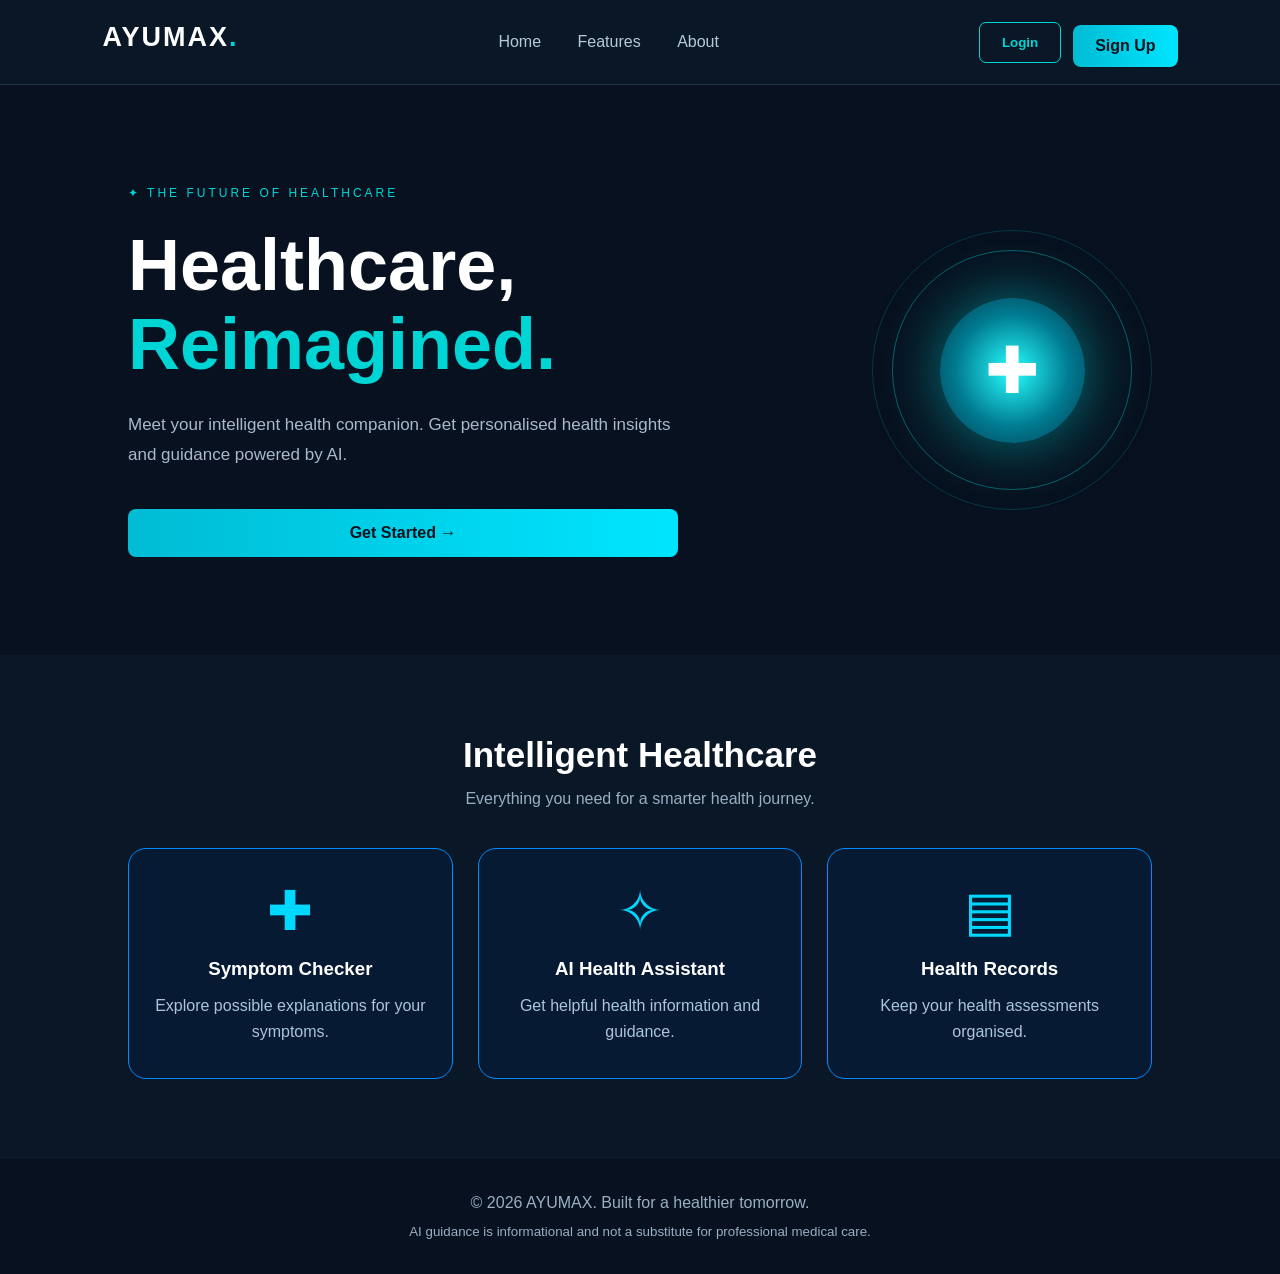
<file: index.html>
<!DOCTYPE html>
<html lang="en">
<head>
    <meta charset="UTF-8">
    <meta name="viewport" content="width=device-width, initial-scale=1.0">
    <title>AYUMAX | AI Healthcare</title>
    <link rel="stylesheet" href="style.css">
</head>
<body>

    <header>
        <div class="logo">AYUMAX<span>.</span></div>

        <nav>
            <a href="index.html">Home</a>
            <a href="#features">Features</a>
            <a href="#about">About</a>
        </nav>

        <div class="nav-actions">
            <button class="nav-btn"
                onclick="location.href='login.html'">
                Login
            </button>

            <button class="primary-btn"
                onclick="location.href='signup.html'">
                Sign Up
            </button>
        </div>
    </header>

    <section class="hero">
        <div class="hero-content">
            <span class="tag">✦ THE FUTURE OF HEALTHCARE</span>

            <h1>
                Healthcare,<br>
                <span>Reimagined.</span>
            </h1>

            <p>
                Meet your intelligent health companion.
                Get personalised health insights and
                guidance powered by AI.
            </p>

            <button class="primary-btn"
                onclick="location.href='signup.html'">
                Get Started →
            </button>
        </div>

        <div class="hero-visual">
            <div class="orb">✚</div>
            <div class="orbit orbit-one"></div>
            <div class="orbit orbit-two"></div>
        </div>
    </section>

    <section class="features" id="features">
        <h2>Intelligent Healthcare</h2>

        <p class="section-subtitle">
            Everything you need for a smarter health journey.
        </p>

        <div class="feature-grid">

            <div class="feature-card">
                <div class="feature-icon">✚</div>
                <h3>Symptom Checker</h3>
                <p>Explore possible explanations for your symptoms.</p>
            </div>

            <div class="feature-card">
                <div class="feature-icon">✧</div>
                <h3>AI Health Assistant</h3>
                <p>Get helpful health information and guidance.</p>
            </div>

            <div class="feature-card">
                <div class="feature-icon">▤</div>
                <h3>Health Records</h3>
                <p>Keep your health assessments organised.</p>
            </div>

        </div>
    </section>

    <footer id="about">
        <p>© 2026 AYUMAX. Built for a healthier tomorrow.</p>
        <small>
            AI guidance is informational and not a substitute
            for professional medical care.
        </small>
    </footer>

    <script src="script.js"></script>
</body>
</html>
</file>
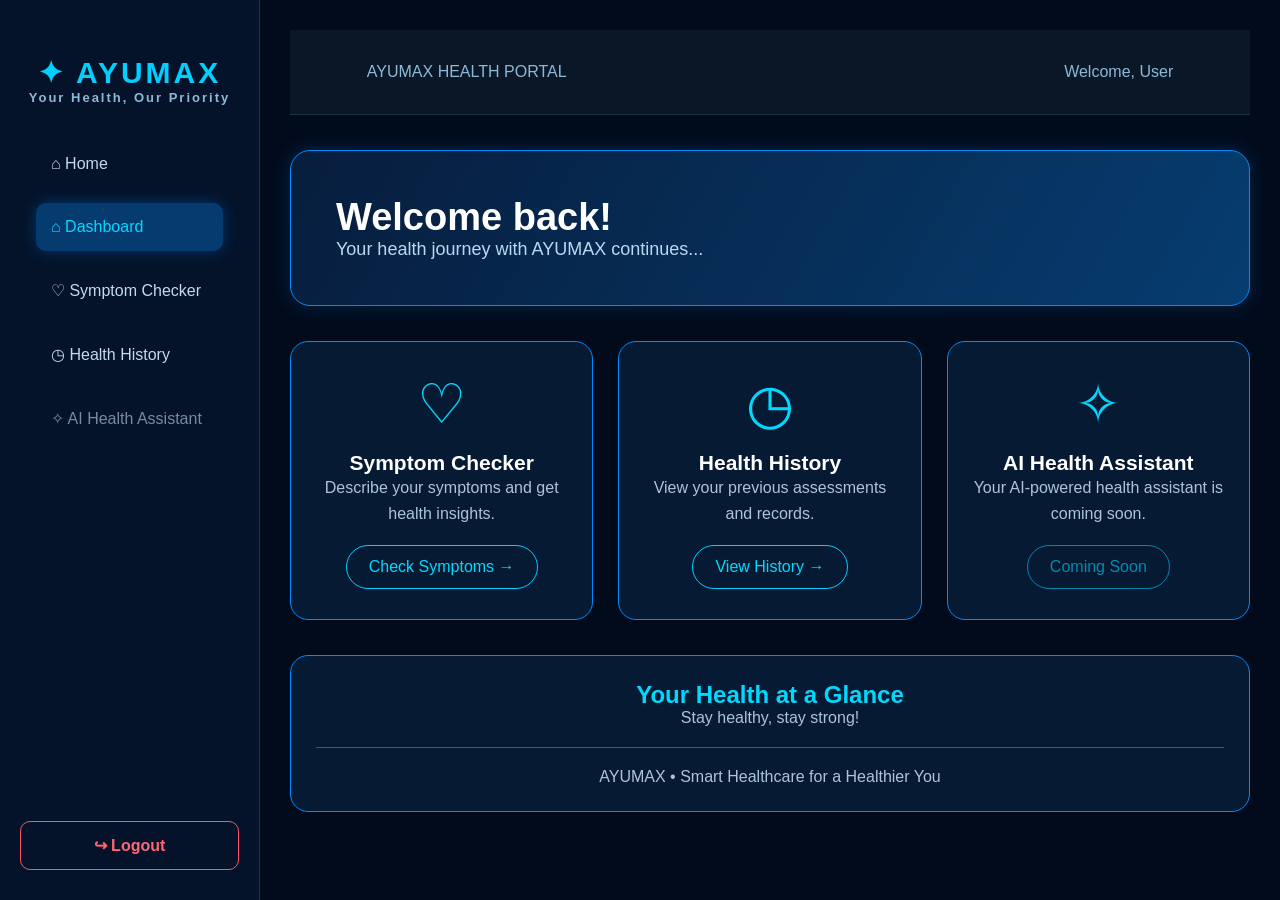
<file: dashboard.html>
<!DOCTYPE html>
<html lang="en">
<head>
    <meta charset="UTF-8">
    <meta name="viewport" content="width=device-width, initial-scale=1.0">
    <title>AYUMAX | Dashboard</title>
    <link rel="stylesheet" href="style.css">
</head>

<body>

    <div class="dashboard">

        <!-- Sidebar -->
        <aside class="sidebar">

        <div class="logo">      
                <h1>✦ AYUMAX</h1>
                <p>Your Health, Our Priority</p>
            </div>

            <nav>
                <a href="index.html">⌂ Home</a>
                <a href="dashboard.html" class="active">⌂ Dashboard</a>
                <a href="symptoms.html">♡ Symptom Checker</a>
                <a href="history.html">◷ Health History</a>
                <a href="#" class="coming-soon">✧ AI Health Assistant</a>
            </nav>

            <button id="logout-btn" class="logout-btn">
                ↪ Logout
            </button>

        </aside>


        <!-- Main Content -->
        <main class="main-content">

            <header class="topbar">
                <span>AYUMAX HEALTH PORTAL</span>
                <span class="user-name">Welcome, User</span>
            </header>


            <!-- Welcome Banner -->
            <section class="welcome-banner">
                <h1>Welcome back!</h1>
                <p>Your health journey with AYUMAX continues...</p>
            </section>


            <!-- Feature Cards -->
            <section class="feature-grid">

                <div class="feature-card">
                    <div class="feature-icon">♡</div>
                    <h2>Symptom Checker</h2>
                    <p>Describe your symptoms and get health insights.</p>
                    <a href="symptoms.html">Check Symptoms →</a>
                </div>

                <div class="feature-card">
                    <div class="feature-icon">◷</div>
                    <h2>Health History</h2>
                    <p>View your previous assessments and records.</p>
                    <a href="history.html">View History →</a>
                </div>

                <div class="feature-card">
                    <div class="feature-icon">✧</div>
                    <h2>AI Health Assistant</h2>
                    <p>Your AI-powered health assistant is coming soon.</p>
                    <a href="#" class="coming-soon">Coming Soon</a>
                </div>

            </section>


            <!-- Health Summary -->
            <section class="health-summary">
                <h2>Your Health at a Glance</h2>
                <p>Stay healthy, stay strong!</p>
                <div class="summary-line"></div>
                <p>AYUMAX • Smart Healthcare for a Healthier You</p>
            </section>

        </main>

    </div>

    <script src="dashboard.js"></script>

</body>
</html>
</file>
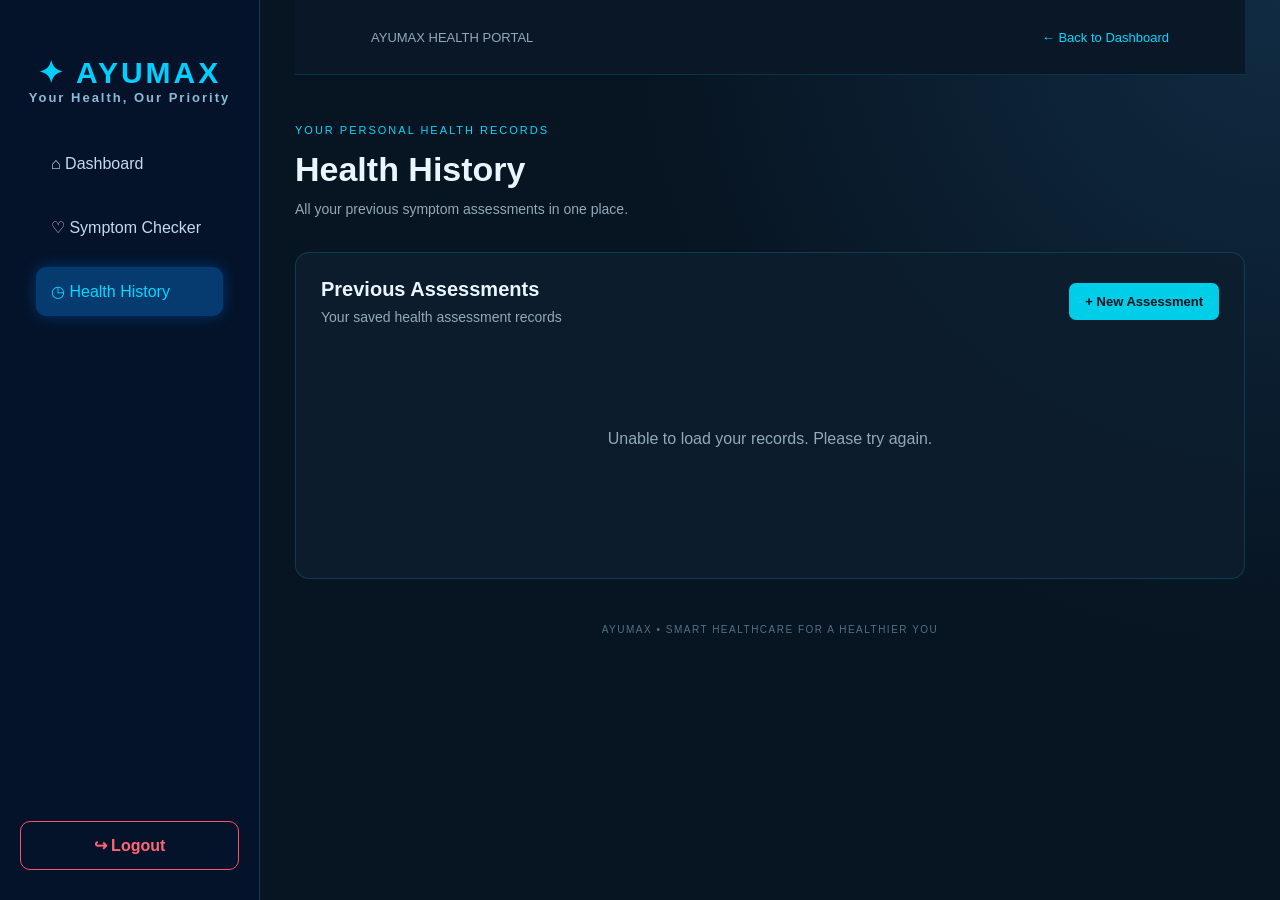
<file: history.html>
<!DOCTYPE html>
<html lang="en">
<head>
    <meta charset="UTF-8">
    <meta name="viewport" content="width=device-width, initial-scale=1.0">
    <title>AYUMAX | Health History</title>
    <link rel="stylesheet" href="style.css">
</head>
<body class="history-dashboard">

    <div class="dashboard">

        <aside class="sidebar">
            <div class="logo">
                <h1>✦ AYUMAX</h1>
                <p>Your Health, Our Priority</p>
            </div>

            <nav>
                <a href="dashboard.html">⌂ Dashboard</a>
                <a href="symptoms.html">♡ Symptom Checker</a>
                <a href="history.html" class="active">◷ Health History</a>
            </nav>

            <button id="logout-btn" class="logout-btn">
                ↪ Logout
            </button>
        </aside>

        <main class="history-main-content">

            <header class="history-topbar">
                <span>AYUMAX HEALTH PORTAL</span>
                <a href="dashboard.html">← Back to Dashboard</a>
            </header>

            <section class="history-welcome">
                <span class="history-label">YOUR PERSONAL HEALTH RECORDS</span>
                <h1>Health History</h1>
                <p>All your previous symptom assessments in one place.</p>
            </section>

            <section class="history-records-section">

                <div class="records-heading">
                    <div>
                        <h2>Previous Assessments</h2>
                        <p>Your saved health assessment records</p>
                    </div>

                    <a href="symptoms.html" class="new-assessment-btn">
                        + New Assessment
                    </a>
                </div>

                <div id="history-container">
                    <p class="history-loading">Loading your records...</p>
                </div>

            </section>

            <footer class="history-page-footer">
                AYUMAX • SMART HEALTHCARE FOR A HEALTHIER YOU
            </footer>

        </main>
    </div>

    <script src="history.js"></script>

</body>
</html>
</file>
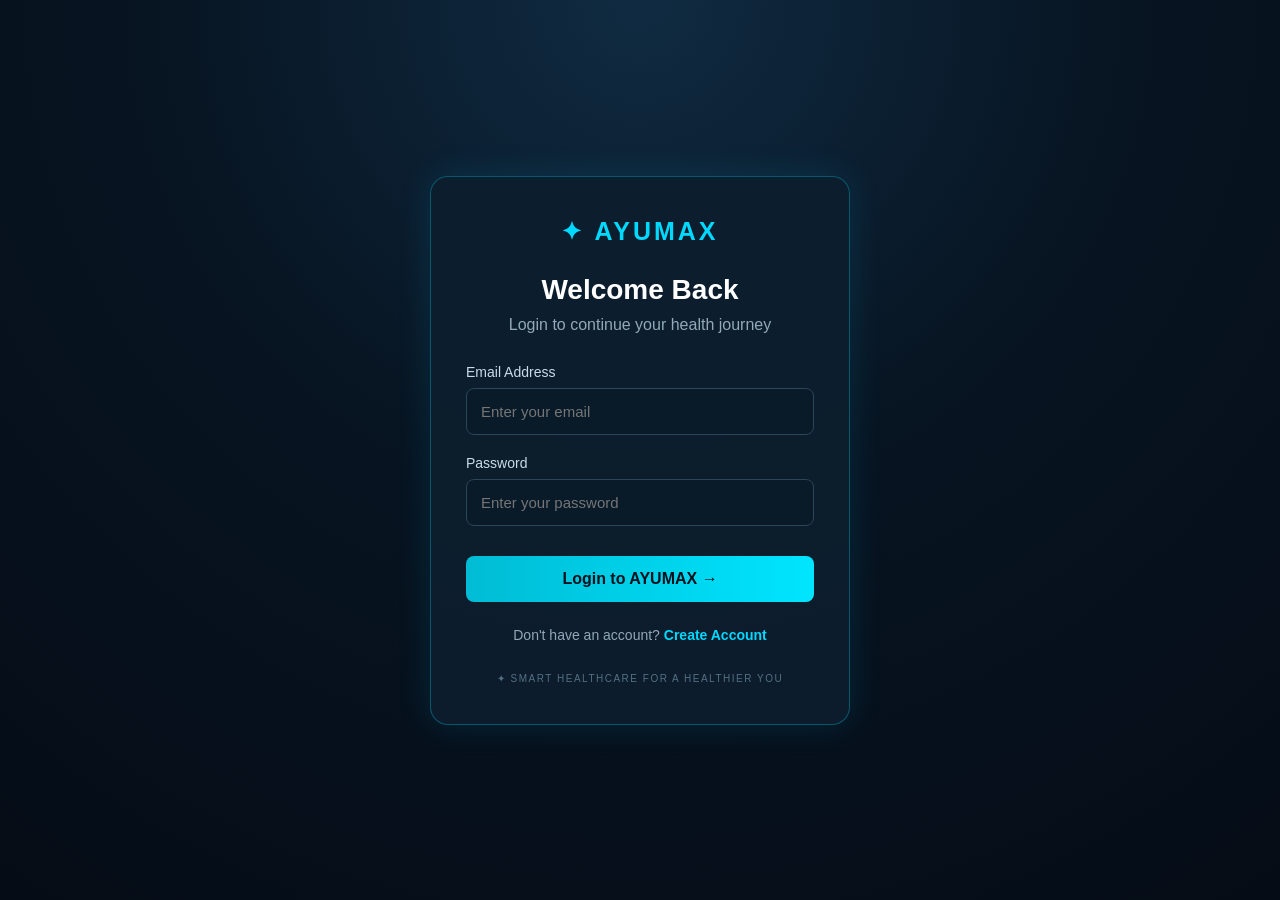
<file: login.html>
<!DOCTYPE html>
<html lang="en">
<head>
    <meta charset="UTF-8">
    <meta name="viewport" content="width=device-width, initial-scale=1.0">
    <title>AYUMAX - Login</title>
    <link rel="stylesheet" href="style.css">
</head>
<body class="auth-page">

    <div class="auth-card">

        <div class="auth-logo">✦ AYUMAX</div>

        <h1>Welcome Back</h1>
        <p class="auth-subtitle">Login to continue your health journey</p>

        <form id="login-form">

            <div class="auth-input-group">
                <label for="email">Email Address</label>
                <input
                    type="email"
                    id="email"
                    placeholder="Enter your email"
                    required
                >
            </div>

            <div class="auth-input-group">
                <label for="password">Password</label>
                <input
                    type="password"
                    id="password"
                    placeholder="Enter your password"
                    required
                >
            </div>

            <button type="submit" class="auth-btn">Login to AYUMAX →</button>

        </form>

        <p id="login-message"></p>

        <p class="auth-footer">
            Don't have an account?
            <a href="signup.html">Create Account</a>
        </p>

        <div class="auth-bottom">✦ SMART HEALTHCARE FOR A HEALTHIER YOU</div>

    </div>

    <script src="login.js"></script>

</body>
</html>
</file>
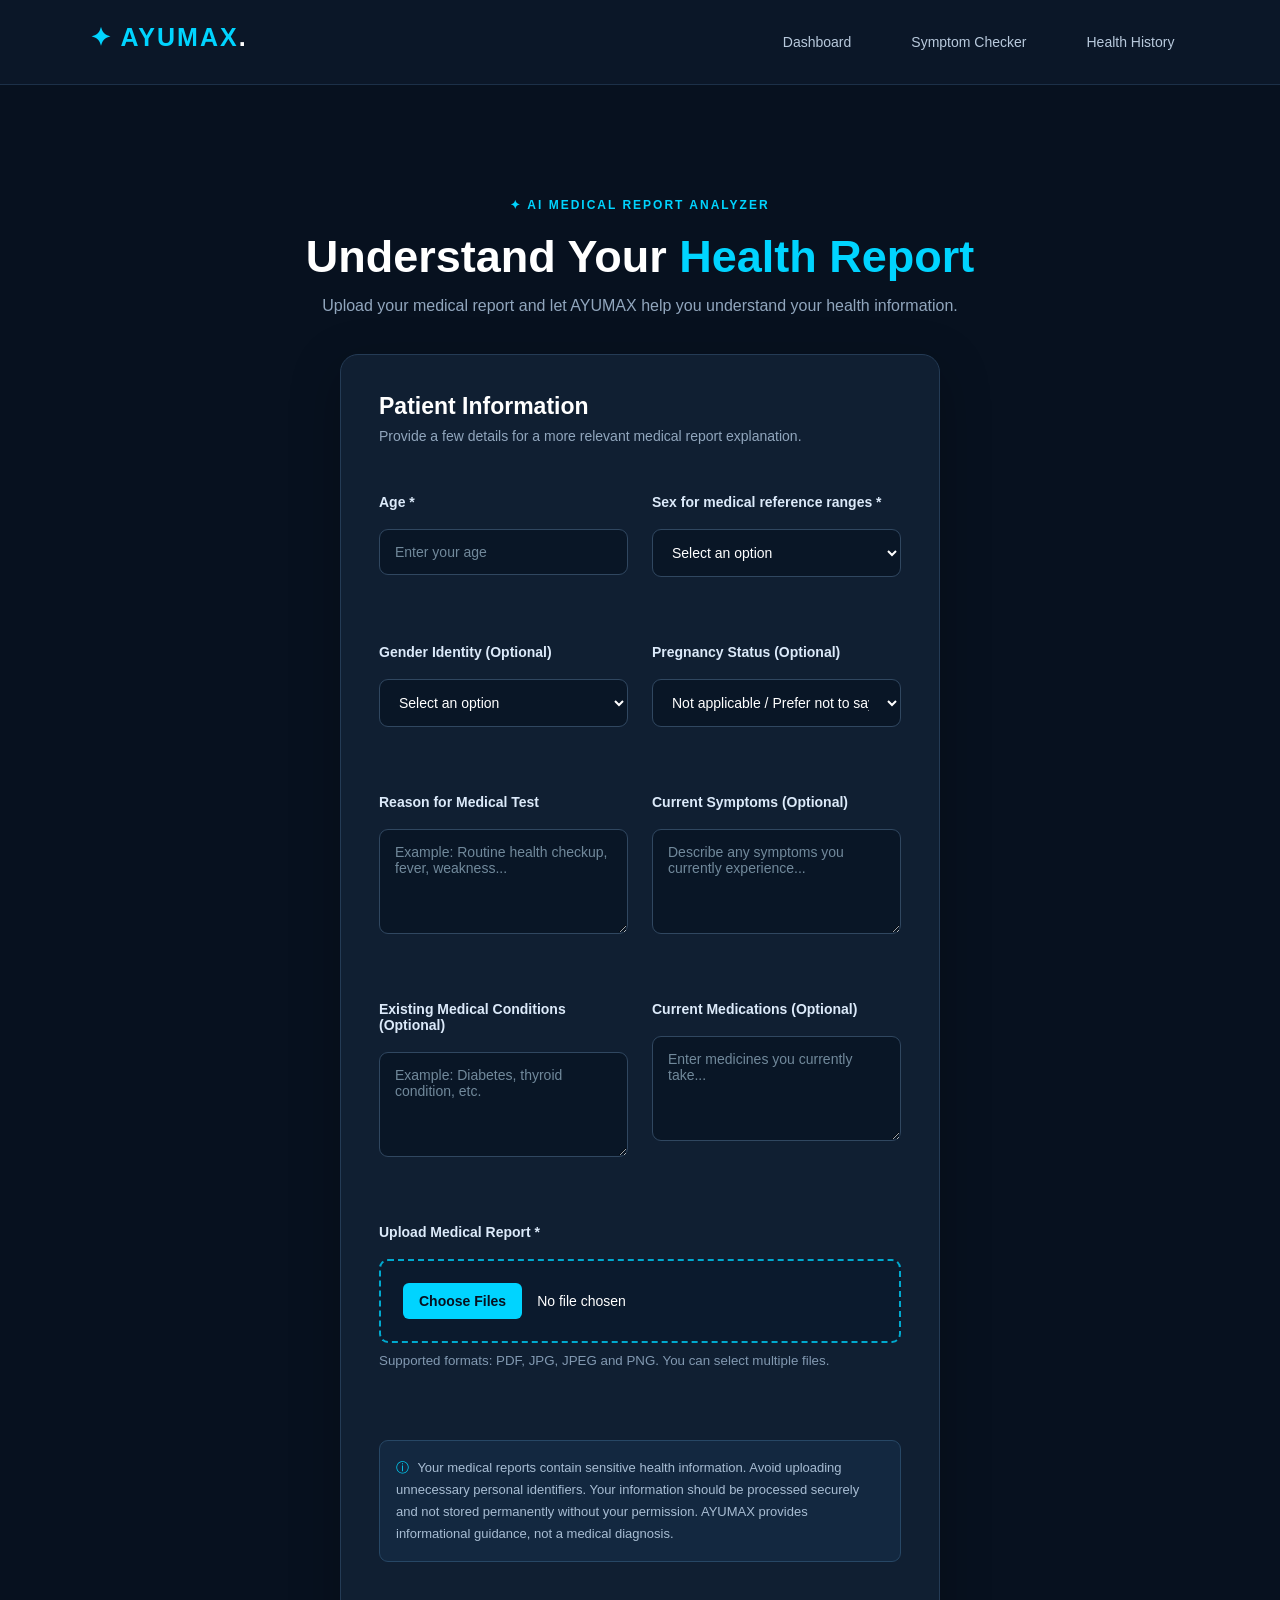
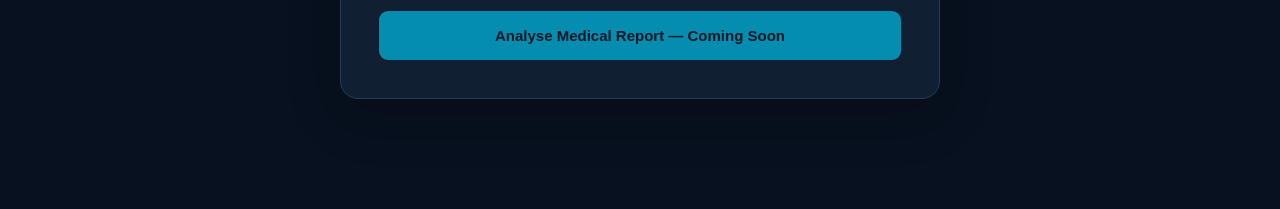
<file: report.html>
<!DOCTYPE html>
<html lang="en">

<head>
    <meta charset="UTF-8">
    <meta name="viewport" content="width=device-width, initial-scale=1.0">

    <title>Medical Report Analyzer | AYUMAX</title>

    <!-- Main Website CSS -->
    <link rel="stylesheet" href="style.css">

    <!-- Report Analyzer CSS -->
    <link rel="stylesheet" href="report.css">
</head>

<body class="report-page">

    <!-- HEADER -->
    <header class="symptom-header">

        <div class="logo">
            ✦ AYUMAX<span>.</span>
        </div>

        <nav>
            <a href="dashboard.html">Dashboard</a>
            <a href="symptoms.html">Symptom Checker</a>
            <a href="history.html">Health History</a>
        </nav>

    </header>


    <!-- MAIN CONTENT -->
    <main class="checker">

        <!-- PAGE HEADING -->
        <div class="checker-heading">

            <span class="tag">
                ✦ AI MEDICAL REPORT ANALYZER
            </span>

            <h1>
                Understand Your <span>Health Report</span>
            </h1>

            <p>
                Upload your medical report and let AYUMAX help you
                understand your health information.
            </p>

        </div>


        <!-- FORM CARD -->
        <div class="checker-box">

            <div class="form-heading">

                <h2>Patient Information</h2>

                <p>
                    Provide a few details for a more relevant
                    medical report explanation.
                </p>

            </div>


            <form id="reportForm">


                <!-- AGE -->
                <div class="symptom-field">

                    <label for="age">
                        Age *
                    </label>

                    <input
                        type="number"
                        id="age"
                        name="age"
                        placeholder="Enter your age"
                        min="1"
                        max="120"
                        required
                    >

                </div>


                <!-- SEX -->
                <div class="symptom-field">

                    <label for="sex">
                        Sex for medical reference ranges *
                    </label>

                    <select id="sex" name="sex" required>

                        <option value="">
                            Select an option
                        </option>

                        <option value="Female">
                            Female
                        </option>

                        <option value="Male">
                            Male
                        </option>

                        <option value="Not sure">
                            Not sure
                        </option>

                        <option value="Prefer not to say">
                            Prefer not to say
                        </option>

                    </select>

                </div>


                <!-- GENDER IDENTITY -->
                <div class="symptom-field">

                    <label for="gender">
                        Gender Identity (Optional)
                    </label>

                    <select id="gender" name="gender">

                        <option value="">
                            Select an option
                        </option>

                        <option value="Woman">
                            Woman
                        </option>

                        <option value="Man">
                            Man
                        </option>

                        <option value="Non-binary">
                            Non-binary
                        </option>

                        <option value="Prefer not to say">
                            Prefer not to say
                        </option>

                    </select>

                </div>


                <!-- PREGNANCY -->
                <div class="symptom-field">

                    <label for="pregnancy">
                        Pregnancy Status (Optional)
                    </label>

                    <select id="pregnancy" name="pregnancy">

                        <option value="">
                            Not applicable / Prefer not to say
                        </option>

                        <option value="Pregnant">
                            Pregnant
                        </option>

                        <option value="Not pregnant">
                            Not pregnant
                        </option>

                    </select>

                </div>


                <!-- TEST REASON -->
                <div class="symptom-field">

                    <label for="reason">
                        Reason for Medical Test
                    </label>

                    <textarea
                        id="reason"
                        name="reason"
                        placeholder="Example: Routine health checkup, fever, weakness..."
                    ></textarea>

                </div>


                <!-- SYMPTOMS -->
                <div class="symptom-field">

                    <label for="symptoms">
                        Current Symptoms (Optional)
                    </label>

                    <textarea
                        id="symptoms"
                        name="symptoms"
                        placeholder="Describe any symptoms you currently experience..."
                    ></textarea>

                </div>


                <!-- EXISTING CONDITIONS -->
                <div class="symptom-field">

                    <label for="conditions">
                        Existing Medical Conditions (Optional)
                    </label>

                    <textarea
                        id="conditions"
                        name="conditions"
                        placeholder="Example: Diabetes, thyroid condition, etc."
                    ></textarea>

                </div>


                <!-- MEDICATIONS -->
                <div class="symptom-field">

                    <label for="medications">
                        Current Medications (Optional)
                    </label>

                    <textarea
                        id="medications"
                        name="medications"
                        placeholder="Enter medicines you currently take..."
                    ></textarea>

                </div>


                <!-- REPORT UPLOAD -->
                <div class="symptom-field">

                    <label for="reportFile">
                        Upload Medical Report *
                    </label>

                    <input
                        type="file"
                        id="reportFile"
                        name="reportFile"
                        accept=".pdf,.jpg,.jpeg,.png"
                        multiple
                        required
                    >

                    <small>
                        Supported formats: PDF, JPG, JPEG and PNG.
                        You can select multiple files.
                    </small>

                </div>


                <!-- PRIVACY NOTE -->
                <div class="medical-note">

                    <span>ⓘ</span>

                    Your medical reports contain sensitive health
                    information. Avoid uploading unnecessary personal
                    identifiers. Your information should be processed
                    securely and not stored permanently without your
                    permission.

                    AYUMAX provides informational guidance, not a
                    medical diagnosis.

                </div>


                <!-- SUBMIT BUTTON -->
                <button
                    type="button"
                    class="primary-btn"
                    disabled
                >
                    Analyse Medical Report — Coming Soon
                </button>


            </form>

        </div>

    </main>

</body>
</html>
</file>
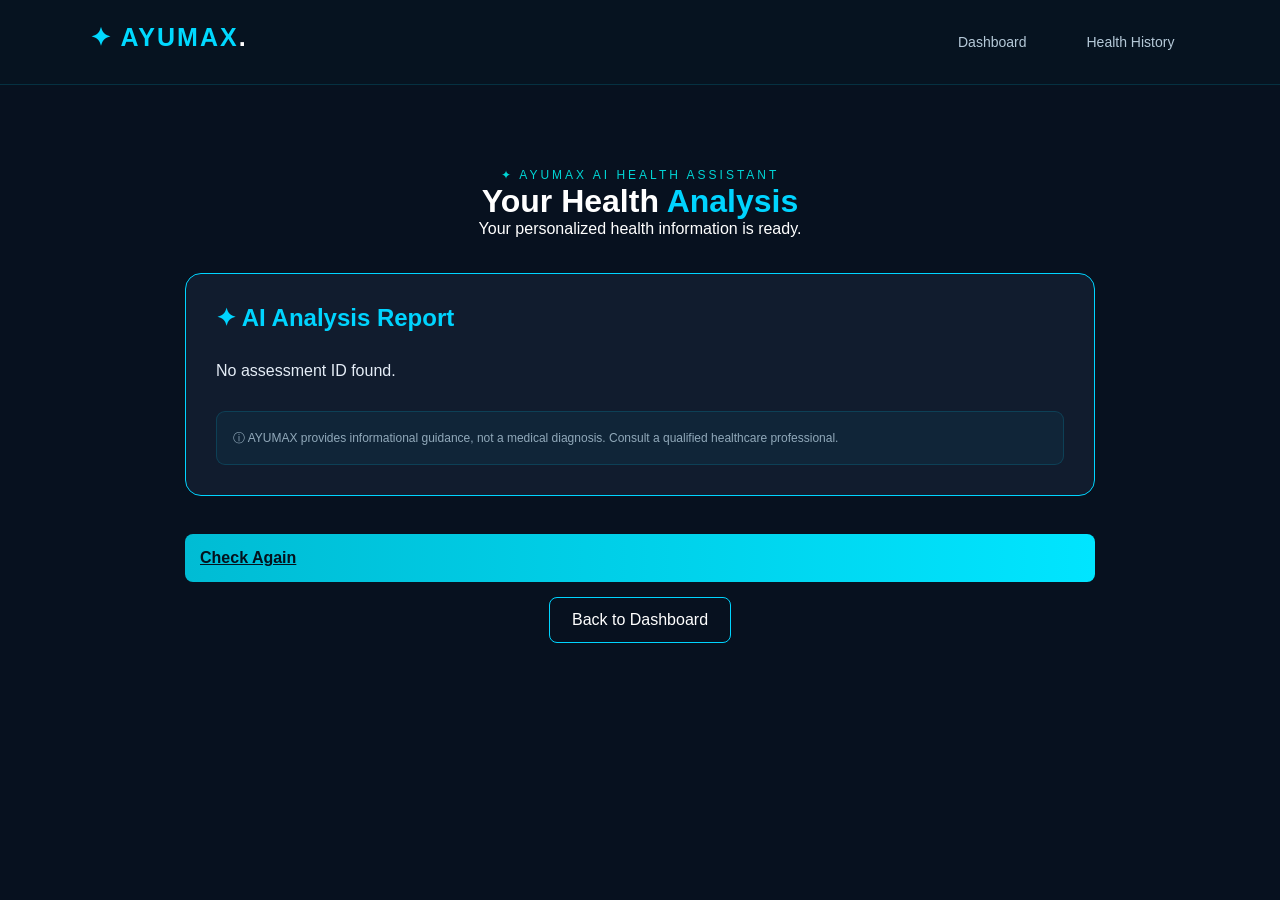
<file: result.html>
<!DOCTYPE html>
<html lang="en">
<head>
    <meta charset="UTF-8">
    <meta name="viewport" content="width=device-width, initial-scale=1.0">
    <title>AI Analysis | AYUMAX</title>
    <link rel="stylesheet" href="style.css">
</head>

<body class="result-page">

    <header class="symptom-header">
        <div class="logo">✦ AYUMAX<span>.</span></div>
        <nav>
            <a href="dashboard.html">Dashboard</a>
            <a href="history.html">Health History</a>
        </nav>
    </header>

    <main class="result-container">

        <div class="result-heading">
            <span class="tag">✦ AYUMAX AI HEALTH ASSISTANT</span>
            <h1>Your Health <span>Analysis</span></h1>
            <p>Your personalized health information is ready.</p>
        </div>

        <section class="analysis-card">
            <h2>✦ AI Analysis Report</h2>

            <div id="analysis-content">
                Loading your analysis...
            </div>

            <p class="medical-note">
                ⓘ AYUMAX provides informational guidance, not a medical
                diagnosis. Consult a qualified healthcare professional.
            </p>
        </section>

        <div class="result-actions">
            <a href="symptoms.html" class="primary-btn">
                Check Again
            </a>

            <a href="dashboard.html" class="secondary-btn">
                Back to Dashboard
            </a>
        </div>

    </main>

    <script src="result.js"></script>
</body>
</html>
</file>
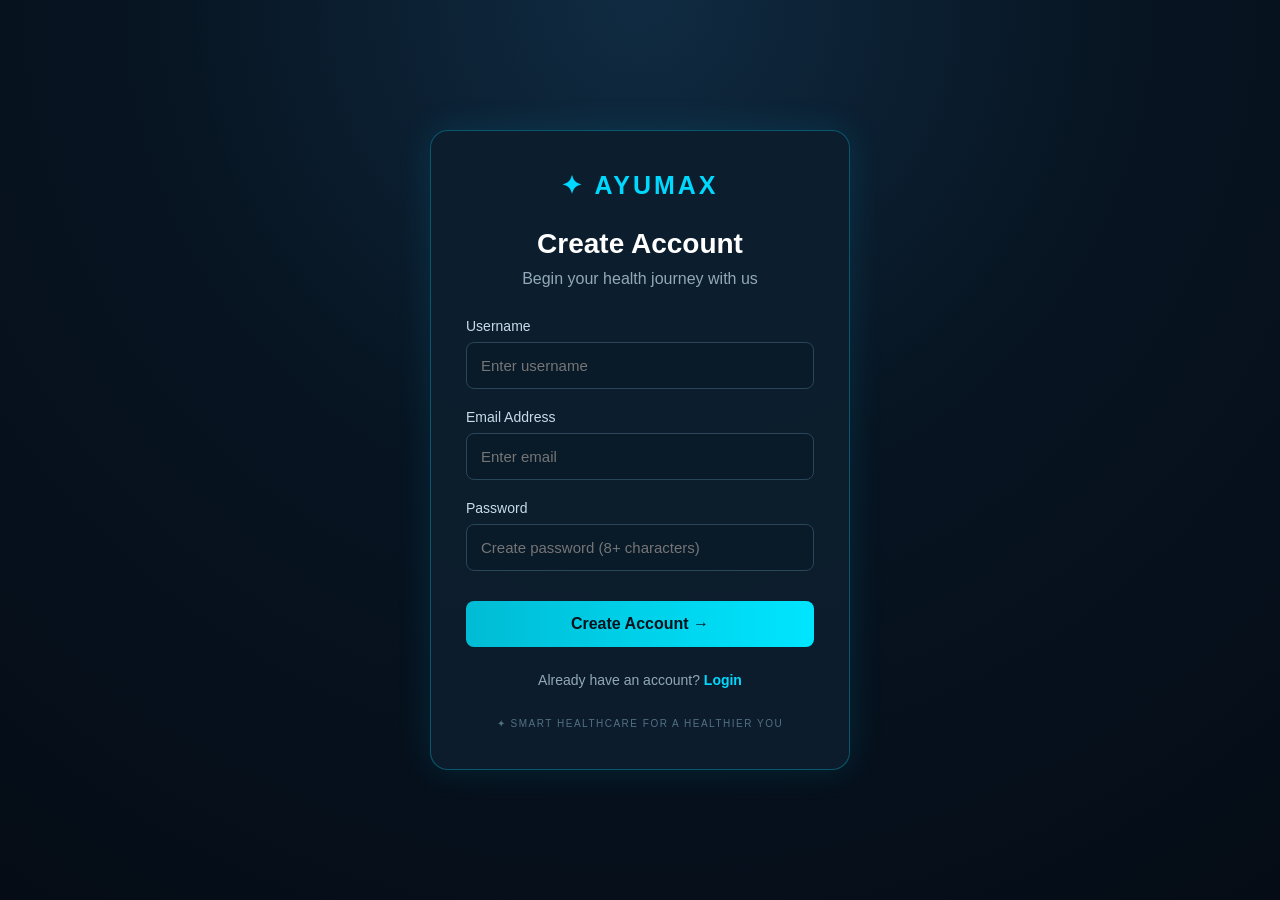
<file: signup.html>
<!DOCTYPE html>
<html lang="en">
<head>
    <meta charset="UTF-8">
    <meta name="viewport" content="width=device-width, initial-scale=1.0">
    <title>AYUMAX - Sign Up</title>
    <link rel="stylesheet" href="style.css">
</head>
<body class="auth-page">

    <div class="auth-card">

        <div class="auth-logo">✦ AYUMAX</div>

        <h1>Create Account</h1>
        <p class="auth-subtitle">Begin your health journey with us</p>

        <form id="signup-form">

            <div class="auth-input-group">
                <label for="username">Username</label>
                <input
                    type="text"
                    id="username"
                    placeholder="Enter username"
                    required
                >
            </div>

            <div class="auth-input-group">
                <label for="email">Email Address</label>
                <input
                    type="email"
                    id="email"
                    placeholder="Enter email"
                    required
                >
            </div>

            <div class="auth-input-group">
                <label for="password">Password</label>
                <input
                    type="password"
                    id="password"
                    placeholder="Create password (8+ characters)"
                    minlength="8"
                    required
                >
            </div>

            <button type="submit" class="auth-btn">
                Create Account →
            </button>

        </form>

        <p id="signup-message"></p>

        <p class="auth-footer">
            Already have an account?
            <a href="login.html">Login</a>
        </p>

        <div class="auth-bottom">
            ✦ SMART HEALTHCARE FOR A HEALTHIER YOU
        </div>

    </div>

    <script src="signup.js"></script>

</body>
</html>
</file>
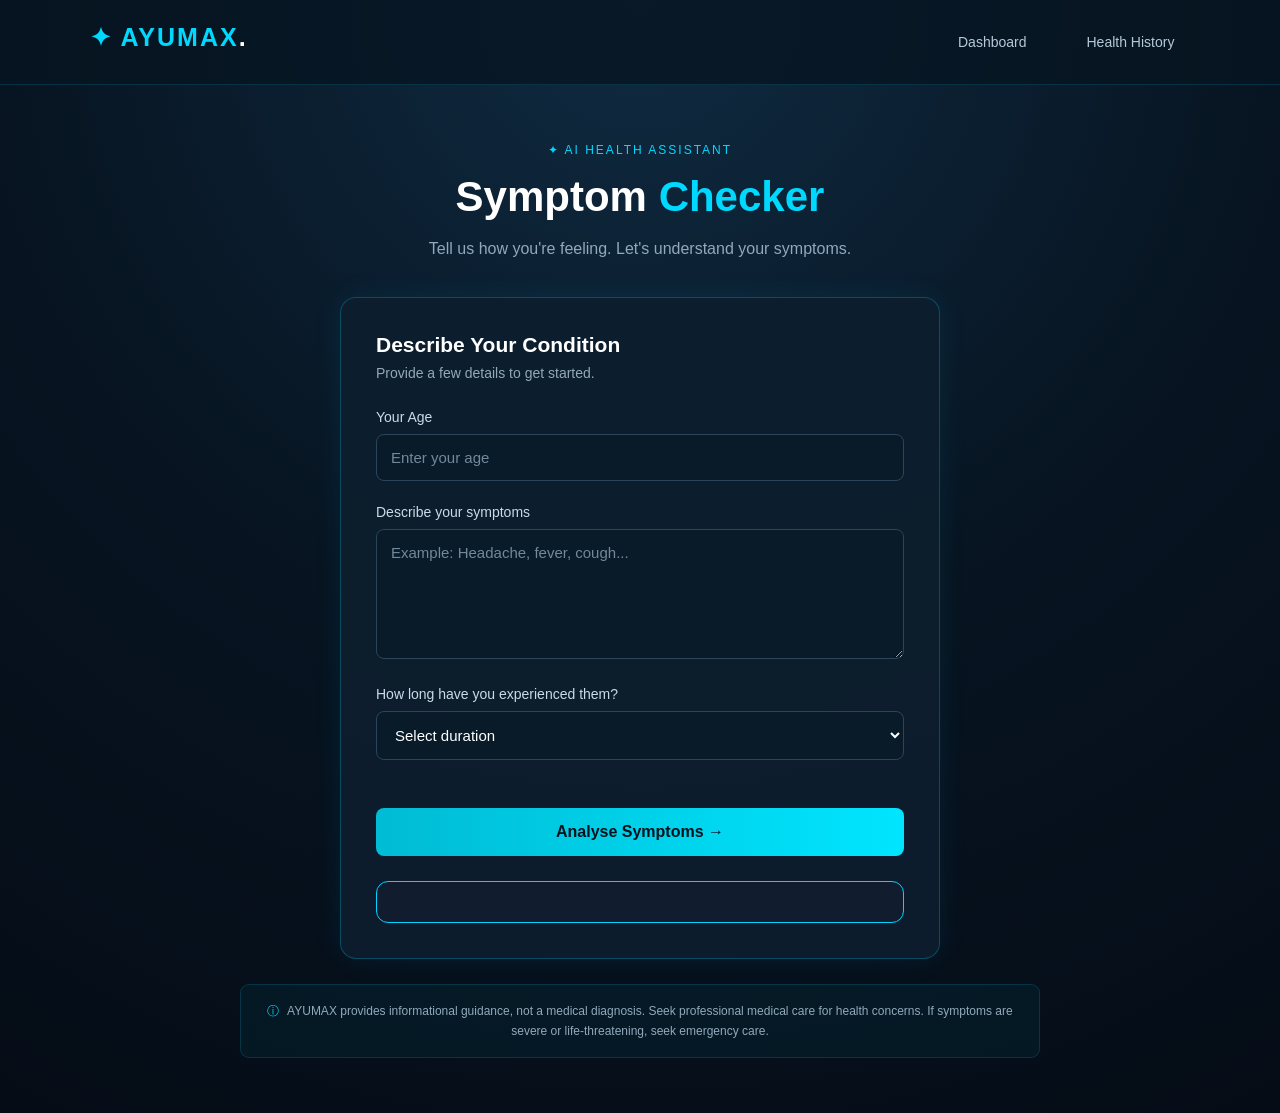
<file: symptoms.html>
<!DOCTYPE html>
<html lang="en">
<head>
    <meta charset="UTF-8">
    <meta name="viewport" content="width=device-width, initial-scale=1.0">
    <title>Symptom Checker | AYUMAX</title>
    <link rel="stylesheet" href="style.css">
</head>
<body class="symptom-page">

    <header class="symptom-header">
        <div class="logo">✦ AYUMAX<span>.</span></div>

        <nav>
            <a href="dashboard.html">Dashboard</a>
            <a href="history.html">Health History</a>
        </nav>
    </header>

    <main class="checker">

        <div class="checker-heading">
            <span class="tag">✦ AI HEALTH ASSISTANT</span>
            <h1>Symptom <span>Checker</span></h1>
            <p>Tell us how you're feeling. Let's understand your symptoms.</p>
        </div>

        <div class="checker-box">

            <div class="form-heading">
                <h2>Describe Your Condition</h2>
                <p>Provide a few details to get started.</p>
            </div>

            <form id="symptomForm">

                <div class="symptom-field">
                    <label for="age">Your Age</label>
                    <input
                        type="number"
                        id="age"
                        placeholder="Enter your age"
                        min="1"
                        max="120"
                        required
                    >
                </div>

                <div class="symptom-field">
                    <label for="symptoms">Describe your symptoms</label>
                    <textarea
                        id="symptoms"
                        placeholder="Example: Headache, fever, cough..."
                        required
                    ></textarea>
                </div>

                <div class="symptom-field">
                    <label for="duration">How long have you experienced them?</label>
                    <select id="duration" required>
                        <option value="">Select duration</option>
                        <option>Less than a day</option>
                        <option>1-3 days</option>
                        <option>4-7 days</option>
                        <option>More than a week</option>
                    </select>
                </div>

                <button type="submit" class="primary-btn">
                    Analyse Symptoms →
                </button>

            </form>

            <div id="result"></div>

        </div>

        <div class="medical-note">
            <span>ⓘ</span>
            AYUMAX provides informational guidance, not a medical diagnosis.
            Seek professional medical care for health concerns.
            If symptoms are severe or life-threatening, seek emergency care.
        </div>

    </main>

    <script src="script.js"></script>
</body>
</html>
</file>
<file: style.css>
* {
    margin: 0;
    padding: 0;
    box-sizing: border-box;
}

html {
    scroll-behavior: smooth;
}

body {
    font-family: Arial, sans-serif;
    background: #07111f;
    color: #ffffff;
}

header {
    height: 85px;
    padding: 0 8%;
    display: flex;
    justify-content: space-between;
    align-items: center;
    background: #0a1727;
    border-bottom: 1px solid #1c3044;
}

.logo {
    font-size: 27px;
    font-weight: bold;
    letter-spacing: 2px;
}

.logo span {
    color: #00d5d5;
}

nav a {
    text-decoration: none;
    color: #b8c8d9;
    margin: 0 16px;
}

nav a:hover {
    color: #00d5d5;
}

button {
    cursor: pointer;
    border: none;
    border-radius: 7px;
    font-weight: bold;
}

.nav-btn {
    padding: 12px 22px;
    background: transparent;
    border: 1px solid #00d5d5;
    color: #00d5d5;
}

.hero {
    min-height: 570px;
    padding: 80px 10%;
    display: flex;
    align-items: center;
    justify-content: space-between;
    gap: 40px;
}

.hero-content {
    max-width: 550px;
}

.tag {
    color: #00d5d5;
    font-size: 12px;
    letter-spacing: 3px;
}

.hero h1 {
    font-size: clamp(45px, 6vw, 72px);
    margin: 25px 0;
    line-height: 1.1;
}

.hero h1 span {
    color: #00d5d5;
}

.hero p {
    color: #a9bacb;
    line-height: 1.8;
    font-size: 17px;
    margin-bottom: 30px;
}

.primary-btn {
    background: #00caca;
    color: #07111f;
    padding: 16px 27px;
    font-size: 15px;
}

.primary-btn:hover {
    background: #ffffff;
}

.hero-visual {
    width: 280px;
    height: 280px;
    position: relative;
    display: grid;
    place-items: center;
}

.orb {
    width: 145px;
    height: 145px;
    border-radius: 50%;
    background: radial-gradient(circle, #27ffff, #007b91 55%, #07354a);
    box-shadow: 0 0 60px #00d5d588;
    display: grid;
    place-items: center;
    font-size: 65px;
    color: white;
}

.orbit {
    position: absolute;
    border: 1px solid #00d5d566;
    border-radius: 50%;
    width: 240px;
    height: 240px;
}

.orbit-two {
    width: 280px;
    height: 280px;
    border-color: #00d5d533;
}

.features {
    background: #0a1727;
    padding: 80px 10%;
    text-align: center;
}

.features h2 {
    font-size: 35px;
}

.section-subtitle {
    color: #9aafc2;
    margin: 15px 0 40px;
}

.feature-grid {
    display: grid;
    grid-template-columns: repeat(3, 1fr);
    gap: 22px;
}

.feature-card {
    text-align: left;
    background: #102237;
    border: 1px solid #1b3a50;
    padding: 30px;
    border-radius: 12px;
}

.feature-icon {
    font-size: 32px;
    color: #00d5d5;
    margin-bottom: 20px;
}

.feature-card h3 {
    margin-bottom: 13px;
}

.feature-card p {
    color: #9aafc2;
    line-height: 1.6;
}

footer {
    padding: 35px 10%;
    text-align: center;
    color: #9aafc2;
}

footer small {
    display: block;
    margin-top: 12px;
}

@media (max-width: 700px) {
    header {
        padding: 0 5%;
    }

    nav {
        display: none;
    }

    .hero {
        flex-direction: column;
        text-align: center;
        padding: 65px 7%;
    }

    .hero-visual {
        margin-top: 35px;
        transform: scale(0.8);
    }

    .feature-grid {
        grid-template-columns: 1fr;
    }
}


.checker {
    min-height: 85vh;
    padding: 65px 20px;
    text-align: center;
}

.checker-heading h1 {
    font-size: 45px;
    margin: 20px 0;
}

.checker-heading h1 span {
    color: #00d5d5;
}

.checker-heading p {
    color: #a9bacb;
    margin-bottom: 35px;
}

.checker-box {
    max-width: 600px;
    margin: auto;
    padding: 35px;
    background: #102237;
    border: 1px solid #1b3a50;
    border-radius: 14px;
    text-align: left;
}

.checker-box label {
    display: block;
    margin: 20px 0 10px;
    color: #dce8f3;
}

.checker-box input,
.checker-box textarea,
.checker-box select {
    width: 100%;
    padding: 14px;
    background: #07111f;
    color: white;
    border: 1px solid #29445b;
    border-radius: 7px;
    outline: none;
}

.checker-box textarea {
    min-height: 120px;
    resize: vertical;
}

.checker-box .primary-btn {
    width: 100%;
    margin-top: 25px;
}

.medical-note {
    color: #849bad;
    font-size: 12px;
    margin-top: 25px;
}

/* Assessment History */

#history-container {
    display: grid;
    grid-template-columns: repeat(auto-fit, minmax(260px, 1fr));
    gap: 20px;
    margin: 30px auto;
    max-width: 1100px;
    padding: 20px;
}

.history-card {
    background: #111f35;
    border: 1px solid #00c8e5;
    border-radius: 12px;
    padding: 22px;
    color: white;
    transition: 0.3s;
}

.history-card:hover {
    transform: translateY(-5px);
    box-shadow: 0 5px 20px rgba(0, 200, 229, 0.2);
}

.history-card h3 {
    color: #00d9f5;
    margin-bottom: 15px;
}

.history-card p {
    margin: 10px 0;
    color: #d1d9e6;
}


/* ===== AYUMAX DASHBOARD ===== */

.dashboard {
    display: flex;
    min-height: 100vh;
    background: #020b1c;
    color: #eaf6ff;
}

/* Sidebar */

.sidebar {
    width: 260px;
    min-height: 100vh;
    padding: 30px 20px;
    background: #041329;
    border-right: 1px solid #123b62;
    display: flex;
    flex-direction: column;
}

.logo {
    text-align: center;
    margin-bottom: 60px;
}

.logo h1 {
    color: #00cfff;
    font-size: 30px;
    letter-spacing: 3px;
}

.logo p {
    color: #8cbad6;
    font-size: 13px;
}

.sidebar nav {
    display: flex;
    flex-direction: column;
    gap: 15px;
}

.sidebar nav a {
    text-decoration: none;
    color: #c5d9ed;
    padding: 15px;
    border-radius: 10px;
    transition: 0.3s;
}

.sidebar nav a:hover,
.sidebar nav a.active {
    background: #063b70;
    color: #00d9ff;
    box-shadow: 0 0 15px #007bff55;
}

.logout-btn {
    margin-top: auto;
    padding: 14px;
    background: transparent;
    border: 1px solid #ff5265;
    color: #ff6675;
    border-radius: 10px;
    cursor: pointer;
    font-size: 16px;
}

/* Main Content */

.main-content {
    flex: 1;
    padding: 30px;
    min-width: 0;
}

.topbar {
    display: flex;
    justify-content: space-between;
    margin-bottom: 35px;
    color: #8db9d9;
}

/* Welcome Banner */

.welcome-banner {
    padding: 45px;
    border: 1px solid #008cff;
    border-radius: 20px;
    background: linear-gradient(120deg, #071d3d, #063d70);
    box-shadow: 0 0 20px #008cff33;
    margin-bottom: 35px;
}

.welcome-banner h1 {
    font-size: 38px;
    color: #ffffff;
}

.welcome-banner p {
    color: #b9d8f2;
    font-size: 18px;
}

/* Feature Cards */

.feature-grid {
    display: grid;
    grid-template-columns: repeat(3, minmax(0, 1fr));
    gap: 25px;
}

.feature-card {
    background: #071a33;
    border: 1px solid #008cff;
    border-radius: 18px;
    padding: 30px 20px;
    text-align: center;
    transition: 0.3s;
}

.feature-card:hover {
    transform: translateY(-7px);
    box-shadow: 0 0 25px #008cff55;
}

.feature-icon {
    font-size: 55px;
    color: #00d9ff;
    margin-bottom: 15px;
}

.feature-card h2 {
    color: white;
    font-size: 21px;
}

.feature-card p {
    color: #a9c5df;
    line-height: 1.6;
    min-height: 55px;
}

.feature-card a {
    display: inline-block;
    margin-top: 15px;
    padding: 12px 22px;
    border: 1px solid #00cfff;
    border-radius: 30px;
    color: #00d9ff;
    text-decoration: none;
}

.feature-card a:hover {
    background: #007bbd;
    color: white;
}

.coming-soon {
    opacity: 0.6;
}

/* Health Summary */

.health-summary {
    margin-top: 35px;
    padding: 25px;
    border: 1px solid #008cff;
    border-radius: 18px;
    background: #071a33;
    text-align: center;
    color: #a9c5df;
}

.health-summary h2 {
    color: #00d9ff;
}

.summary-line {
    height: 1px;
    background: #12649c;
    margin: 20px 0;
}

/* Mobile Responsive */

@media (max-width: 900px) {
    .feature-grid {
        grid-template-columns: 1fr;
    }

    .sidebar {
        width: 200px;
    }
}

@media (max-width: 600px) {
    .dashboard {
        flex-direction: column;
    }

    .sidebar {
        width: auto;
        min-height: auto;
    }

    .logo {
        margin-bottom: 20px;
    }

    .main-content {
        padding: 18px;
    }

    .welcome-banner {
        padding: 25px;
    }

    .welcome-banner h1 {
        font-size: 28px;
    }

    .topbar {
        gap: 10px;
        font-size: 12px;
    }
}


/* Homepage navigation buttons */

.nav-actions {
    display: flex;
    align-items: center;
    gap: 12px;
}

.nav-actions .primary-btn {
    padding: 12px 22px;
    cursor: pointer;
}

.nav-btn {
    cursor: pointer;
}

@media (max-width: 600px) {
    header {
        flex-wrap: wrap;
        gap: 15px;
    }

    .nav-actions {
        width: 100%;
        justify-content: center;
    }
}


/* AUTHENTICATION PAGES */

.auth-page {
    min-height: 100vh;
    display: flex;
    justify-content: center;
    align-items: center;
    padding: 25px;
    background:
        radial-gradient(circle at top, #102b42 0%, #071421 45%, #050c16 100%);
}

.auth-card {
    width: 100%;
    max-width: 420px;
    padding: 40px 35px;
    background: rgba(13, 30, 46, 0.95);
    border: 1px solid rgba(0, 220, 255, 0.3);
    border-radius: 18px;
    box-shadow: 0 0 35px rgba(0, 200, 255, 0.12);
    text-align: center;
}

.auth-logo {
    color: #00d9ff;
    font-size: 25px;
    font-weight: bold;
    letter-spacing: 3px;
    margin-bottom: 28px;
}

.auth-card h1 {
    color: #ffffff;
    font-size: 28px;
    margin-bottom: 10px;
}

.auth-subtitle {
    color: #91a9ba;
    margin-bottom: 30px;
}

.auth-input-group {
    text-align: left;
    margin-bottom: 20px;
}

.auth-input-group label {
    display: block;
    color: #c8dce8;
    font-size: 14px;
    margin-bottom: 8px;
}

.auth-input-group input {
    width: 100%;
    padding: 14px;
    box-sizing: border-box;
    background: #091a29;
    border: 1px solid #29465a;
    border-radius: 8px;
    color: white;
    outline: none;
    font-size: 15px;
    transition: 0.3s;
}

.auth-input-group input:focus {
    border-color: #00d9ff;
    box-shadow: 0 0 10px rgba(0, 217, 255, 0.2);
}

.auth-btn {
    width: 100%;
    padding: 14px;
    margin-top: 10px;
    border: none;
    border-radius: 8px;
    background: linear-gradient(90deg, #00bcd4, #00e5ff);
    color: #04121d;
    font-size: 16px;
    font-weight: bold;
    cursor: pointer;
    transition: 0.3s;
}

.auth-btn:hover {
    transform: translateY(-2px);
    box-shadow: 0 5px 20px rgba(0, 217, 255, 0.3);
}

.auth-footer {
    color: #91a9ba;
    margin-top: 25px;
    font-size: 14px;
}

.auth-footer a {
    color: #00d9ff;
    text-decoration: none;
    font-weight: bold;
}

.auth-footer a:hover {
    text-decoration: underline;
}

.auth-bottom {
    color: #527184;
    font-size: 10px;
    letter-spacing: 1.5px;
    margin-top: 30px;
}

#login-message {
    font-size: 14px;
    margin-top: 15px;
}

@media (max-width: 480px) {
    .auth-card {
        padding: 30px 22px;
    }
}

/* SYMPTOM CHECKER PAGE */

.symptom-page {
    min-height: 100vh;
    background:
        radial-gradient(circle at top, #102b42 0%, #071421 50%, #050c16 100%);
    color: white;
}

.symptom-header {
    display: flex;
    justify-content: space-between;
    align-items: center;
    padding: 20px 7%;
    border-bottom: 1px solid rgba(0, 217, 255, 0.15);
    background: rgba(7, 20, 33, 0.8);
}

.symptom-header .logo {
    color: #00d9ff;
    font-size: 25px;
    font-weight: bold;
    letter-spacing: 2px;
}

.symptom-header .logo span {
    color: white;
}

.symptom-header nav {
    display: flex;
    gap: 28px;
}

.symptom-header nav a {
    color: #b5c9d8;
    text-decoration: none;
    font-size: 14px;
    transition: 0.3s;
}

.symptom-header nav a:hover {
    color: #00d9ff;
}

.checker {
    max-width: 850px;
    margin: auto;
    padding: 55px 25px;
}

.checker-heading {
    text-align: center;
    margin-bottom: 35px;
}

.checker-heading .tag {
    color: #00d9ff;
    font-size: 12px;
    letter-spacing: 2px;
}

.checker-heading h1 {
    font-size: 42px;
    margin: 15px 0;
}

.checker-heading h1 span {
    color: #00d9ff;
}

.checker-heading p {
    color: #91a9ba;
    line-height: 1.6;
}

.checker-box {
    background: rgba(13, 30, 46, 0.95);
    border: 1px solid rgba(0, 217, 255, 0.25);
    border-radius: 16px;
    padding: 35px;
    box-shadow: 0 0 30px rgba(0, 200, 255, 0.08);
}

.form-heading {
    margin-bottom: 28px;
}

.form-heading h2 {
    font-size: 21px;
    margin-bottom: 8px;
}

.form-heading p {
    color: #91a9ba;
    font-size: 14px;
}

.symptom-field {
    margin-bottom: 23px;
}

.symptom-field label {
    display: block;
    color: #c8dce8;
    font-size: 14px;
    margin-bottom: 9px;
}

.symptom-field input,
.symptom-field textarea,
.symptom-field select {
    width: 100%;
    box-sizing: border-box;
    padding: 14px;
    background: #091a29;
    border: 1px solid #29465a;
    border-radius: 8px;
    color: white;
    outline: none;
    font-size: 15px;
    font-family: inherit;
    transition: 0.3s;
}

.symptom-field textarea {
    min-height: 130px;
    resize: vertical;
}

.symptom-field select {
    cursor: pointer;
}

.symptom-field input:focus,
.symptom-field textarea:focus,
.symptom-field select:focus {
    border-color: #00d9ff;
    box-shadow: 0 0 10px rgba(0, 217, 255, 0.18);
}

.symptom-field input::placeholder,
.symptom-field textarea::placeholder {
    color: #71899b;
}

.primary-btn {
    width: 100%;
    padding: 15px;
    margin-top: 8px;
    background: linear-gradient(90deg, #00bcd4, #00e5ff);
    color: #04121d;
    border: none;
    border-radius: 8px;
    font-size: 16px;
    font-weight: bold;
    cursor: pointer;
    transition: 0.3s;
}

.primary-btn:hover {
    transform: translateY(-2px);
    box-shadow: 0 5px 20px rgba(0, 217, 255, 0.25);
}

#result {
    margin-top: 22px;
    color: #c8dce8;
    line-height: 1.7;
}

.medical-note {
    margin-top: 25px;
    padding: 16px;
    background: rgba(0, 217, 255, 0.05);
    border: 1px solid rgba(0, 217, 255, 0.15);
    border-radius: 9px;
    color: #91a9ba;
    font-size: 12px;
    line-height: 1.7;
}

.medical-note span {
    color: #00d9ff;
    margin-right: 5px;
}

@media (max-width: 600px) {
    .symptom-header {
        padding: 18px;
        flex-wrap: wrap;
        gap: 15px;
    }

    .symptom-header nav {
        gap: 15px;
    }

    .checker {
        padding: 35px 18px;
    }

    .checker-heading h1 {
        font-size: 32px;
    }

    .checker-box {
        padding: 22px;
    }
}

/* AYUMAX HEALTH HISTORY - NEW LAYOUT */

.history-dashboard {
    min-height: 100vh;
    background: #071421;
    color: #ffffff;
}

.history-main-content {
    flex: 1;
    min-width: 0;
    padding: 0 35px;
    background:
        radial-gradient(circle at top right, #102b42 0%, #071421 48%);
}

.history-topbar {
    height: 75px;
    display: flex;
    justify-content: space-between;
    align-items: center;
    border-bottom: 1px solid rgba(0, 217, 255, 0.15);
    color: #91a9ba;
    font-size: 13px;
}

.history-topbar a {
    color: #00d9ff;
    text-decoration: none;
}

.history-welcome {
    padding: 45px 0 35px;
}

.history-label {
    color: #00d9ff;
    font-size: 11px;
    letter-spacing: 2px;
}

.history-welcome h1 {
    font-size: 34px;
    margin: 12px 0;
}

.history-welcome p,
.records-heading p {
    color: #91a9ba;
    font-size: 14px;
}

.history-records-section {
    background: rgba(13, 30, 46, 0.85);
    border: 1px solid rgba(0, 217, 255, 0.18);
    border-radius: 14px;
    padding: 25px;
}

.records-heading {
    display: flex;
    justify-content: space-between;
    align-items: center;
    gap: 15px;
    margin-bottom: 25px;
}

.records-heading h2 {
    font-size: 20px;
    margin-bottom: 8px;
}

.new-assessment-btn {
    padding: 11px 16px;
    background: #00cde8;
    color: #04121d;
    text-decoration: none;
    border-radius: 7px;
    font-size: 13px;
    font-weight: bold;
    white-space: nowrap;
    transition: 0.3s;
}

.new-assessment-btn:hover {
    background: #ffffff;
    transform: translateY(-2px);
}

.assessment-record {
    padding: 22px;
    margin-bottom: 16px;
    background: #091a29;
    border: 1px solid #29465a;
    border-radius: 11px;
    transition: 0.3s;
}

.assessment-record:hover {
    border-color: #00d9ff;
    transform: translateY(-2px);
}

.record-top {
    display: flex;
    justify-content: space-between;
    align-items: center;
    flex-wrap: wrap;
    gap: 10px;
    padding-bottom: 17px;
    border-bottom: 1px solid #294052;
}

.record-number {
    color: #00d9ff;
    font-size: 12px;
    font-weight: bold;
    letter-spacing: 1px;
}

.record-date {
    color: #91a9ba;
    font-size: 12px;
}

.record-details {
    display: flex;
    gap: 50px;
    padding: 20px 0;
}

.record-detail span,
.record-symptoms span {
    display: block;
    color: #718fa3;
    font-size: 10px;
    letter-spacing: 1.5px;
    margin-bottom: 8px;
}

.record-detail strong {
    color: #ffffff;
    font-size: 15px;
}

.record-symptoms {
    background: rgba(0, 217, 255, 0.04);
    border-left: 3px solid #00d9ff;
    padding: 15px;
    border-radius: 5px;
}

.record-symptoms p {
    color: #c8dce8;
    font-size: 14px;
    line-height: 1.7;
    white-space: pre-wrap;
    overflow-wrap: anywhere;
}

.history-empty,
.history-error {
    text-align: center;
    padding: 55px 20px;
    color: #91a9ba;
}

.empty-icon {
    color: #00d9ff;
    font-size: 42px;
    margin-bottom: 15px;
}

.history-empty h3 {
    color: white;
    margin-bottom: 10px;
}

.history-empty a {
    display: inline-block;
    margin-top: 20px;
    color: #00d9ff;
    text-decoration: none;
}

.history-loading {
    color: #91a9ba;
    text-align: center;
    padding: 30px;
}

.history-page-footer {
    text-align: center;
    color: #527184;
    font-size: 10px;
    letter-spacing: 1.5px;
    padding: 45px 0 25px;
}

@media (max-width: 850px) {
    .history-main-content {
        padding: 0 20px;
    }

    .history-topbar {
        height: 65px;
    }

    .history-welcome {
        padding: 35px 0 25px;
    }
}

@media (max-width: 600px) {
    .records-heading {
        align-items: flex-start;
        flex-direction: column;
    }

    .record-details {
        gap: 25px;
    }

    .history-records-section {
        padding: 17px;
    }

    .assessment-record {
        padding: 16px;
    }

    .history-topbar {
        font-size: 11px;
    }

    .history-welcome h1 {
        font-size: 29px;
    }
}

.logo {
    position: relative;
    top: 25px;
}

#result {
    display: block;
    width: 100%;
    margin-top: 25px;
    padding: 20px;
    color: #ffffff;
    background: #111c2e;
    border: 1px solid #00d4ff;
    border-radius: 12px;
    white-space: pre-wrap;
    overflow-wrap: anywhere;
    line-height: 1.7;
    box-sizing: border-box;
}
/* AYUMAX AI RESULT PAGE */

.result-container {
    max-width: 950px;
    margin: 60px auto;
    padding: 20px;
}

.result-heading {
    text-align: center;
    margin-bottom: 35px;
}

.result-heading h1 span {
    color: #00d4ff;
}

.analysis-card {
    background: #111c2e;
    border: 1px solid #00d4ff;
    border-radius: 16px;
    padding: 30px;
    color: white;
}

.analysis-card h2 {
    margin-bottom: 25px;
    color: #00d4ff;
}

#analysis-content {
    color: #e5edf7;
    white-space: pre-wrap;
    overflow-wrap: anywhere;
    line-height: 1.8;
    font-size: 16px;
}

.result-actions {
    display: flex;
    justify-content: center;
    gap: 15px;
    margin-top: 30px;
    flex-wrap: wrap;
}

.secondary-btn {
    display: inline-block;
    padding: 13px 22px;
    border: 1px solid #00d4ff;
    border-radius: 8px;
    color: white;
    text-decoration: none;
}
</file>
<file: report.css>
/* AYUMAX MEDICAL REPORT ANALYZER */

.report-page {
    margin: 0;
    min-height: 100vh;
    background: #07111f;
    color: #eaf3ff;
    font-family: Arial, sans-serif;
}

.report-page .symptom-header {
    display: flex;
    align-items: center;
    justify-content: space-between;
    padding: 20px 7%;
    background: #0b1728;
    border-bottom: 1px solid #1c3048;
}

.report-page .logo {
    color: #00d4ff;
    font-size: 25px;
    font-weight: bold;
}

.report-page nav {
    display: flex;
    gap: 28px;
}

.report-page nav a {
    color: #b8c9dc;
    text-decoration: none;
    font-size: 14px;
}

.report-page nav a:hover {
    color: #00d4ff;
}

.report-page .checker {
    width: min(1050px, 90%);
    margin: 55px auto;
}

.report-page .checker-heading {
    text-align: center;
    margin-bottom: 35px;
}

.report-page .tag {
    color: #00d4ff;
    font-size: 12px;
    font-weight: bold;
    letter-spacing: 2px;
}

.report-page .checker-heading h1 {
    font-size: clamp(30px, 5vw, 45px);
    margin: 18px 0 10px;
    color: white;
}

.report-page .checker-heading h1 span {
    color: #00d4ff;
}

.report-page .checker-heading p {
    color: #91a6bd;
}

.report-page .checker-box {
    padding: 38px;
    background: #101f32;
    border: 1px solid #243b55;
    border-radius: 18px;
    box-shadow: 0 15px 50px rgba(0,0,0,0.25);
}

.report-page .form-heading {
    margin-bottom: 30px;
}

.report-page .form-heading h2 {
    color: white;
    font-size: 23px;
}

.report-page .form-heading p {
    color: #91a6bd;
}

.report-page #reportForm {
    display: grid;
    grid-template-columns: 1fr 1fr;
    gap: 23px;
}

.report-page .symptom-field {
    display: flex;
    flex-direction: column;
    gap: 10px;
}

.report-page .symptom-field:has(textarea),
.report-page .symptom-field:has(input[type="file"]),
.report-page .medical-note,
.report-page #reportForm button {
    grid-column: 1 / -1;
}

.report-page .symptom-field label {
    color: #dceafa;
    font-size: 14px;
    font-weight: 600;
}

.report-page .symptom-field input,
.report-page .symptom-field select,
.report-page .symptom-field textarea {
    width: 100%;
    box-sizing: border-box;
    padding: 14px 15px;
    background: #091626;
    color: white;
    border: 1px solid #304760;
    border-radius: 9px;
    outline: none;
    font-size: 14px;
    font-family: inherit;
}

.report-page .symptom-field textarea {
    min-height: 105px;
    resize: vertical;
}

.report-page .symptom-field input:focus,
.report-page .symptom-field select:focus,
.report-page .symptom-field textarea:focus {
    border-color: #00d4ff;
    box-shadow: 0 0 0 3px rgba(0,212,255,0.08);
}

.report-page .symptom-field select option {
    background: #101f32;
}

.report-page .symptom-field input[type="file"] {
    padding: 22px;
    border: 2px dashed #00a9ce;
    background: #0b1a2d;
    cursor: pointer;
}

.report-page .symptom-field input[type="file"]::file-selector-button {
    padding: 10px 16px;
    margin-right: 15px;
    color: #07111f;
    background: #00d4ff;
    border: none;
    border-radius: 6px;
    font-weight: bold;
    cursor: pointer;
}

.report-page .symptom-field small {
    color: #8299b1;
}

.report-page .medical-note {
    padding: 16px;
    color: #a8bdd3;
    background: #132840;
    border: 1px solid #274765;
    border-radius: 9px;
    font-size: 13px;
    line-height: 1.7;
}

.report-page #reportForm .primary-btn {
    width: 100%;
    padding: 16px;
    color: #061421;
    background: #00c9f2;
    border: none;
    border-radius: 9px;
    font-size: 15px;
    font-weight: bold;
    cursor: not-allowed;
    opacity: 0.65;
}

@media (max-width: 650px) {
    .report-page .symptom-header {
        padding: 18px 5%;
        flex-wrap: wrap;
        gap: 15px;
    }

    .report-page nav {
        gap: 15px;
    }

    .report-page .checker {
        margin: 35px auto;
    }

    .report-page .checker-box {
        padding: 22px;
    }

    .report-page #reportForm {
        grid-template-columns: 1fr;
    }
}
/* Two-column patient information layout */

.report-page #reportForm {
    display: grid;
    grid-template-columns: repeat(2, minmax(0, 1fr));
    gap: 24px;
}

.report-page .symptom-field {
    grid-column: auto !important;
}

/* Full-width upload and privacy section */

.report-page .symptom-field:has(#reportFile),
.report-page .medical-note,
.report-page #reportForm button {
    grid-column: 1 / -1 !important;
}

/* Mobile responsive */

@media (max-width: 650px) {
    .report-page #reportForm {
        grid-template-columns: 1fr;
    }

    .report-page .symptom-field,
    .report-page .symptom-field:has(#reportFile),
    .report-page .medical-note,
    .report-page #reportForm button {
        grid-column: 1 / -1 !important;
    }
}
</file>
